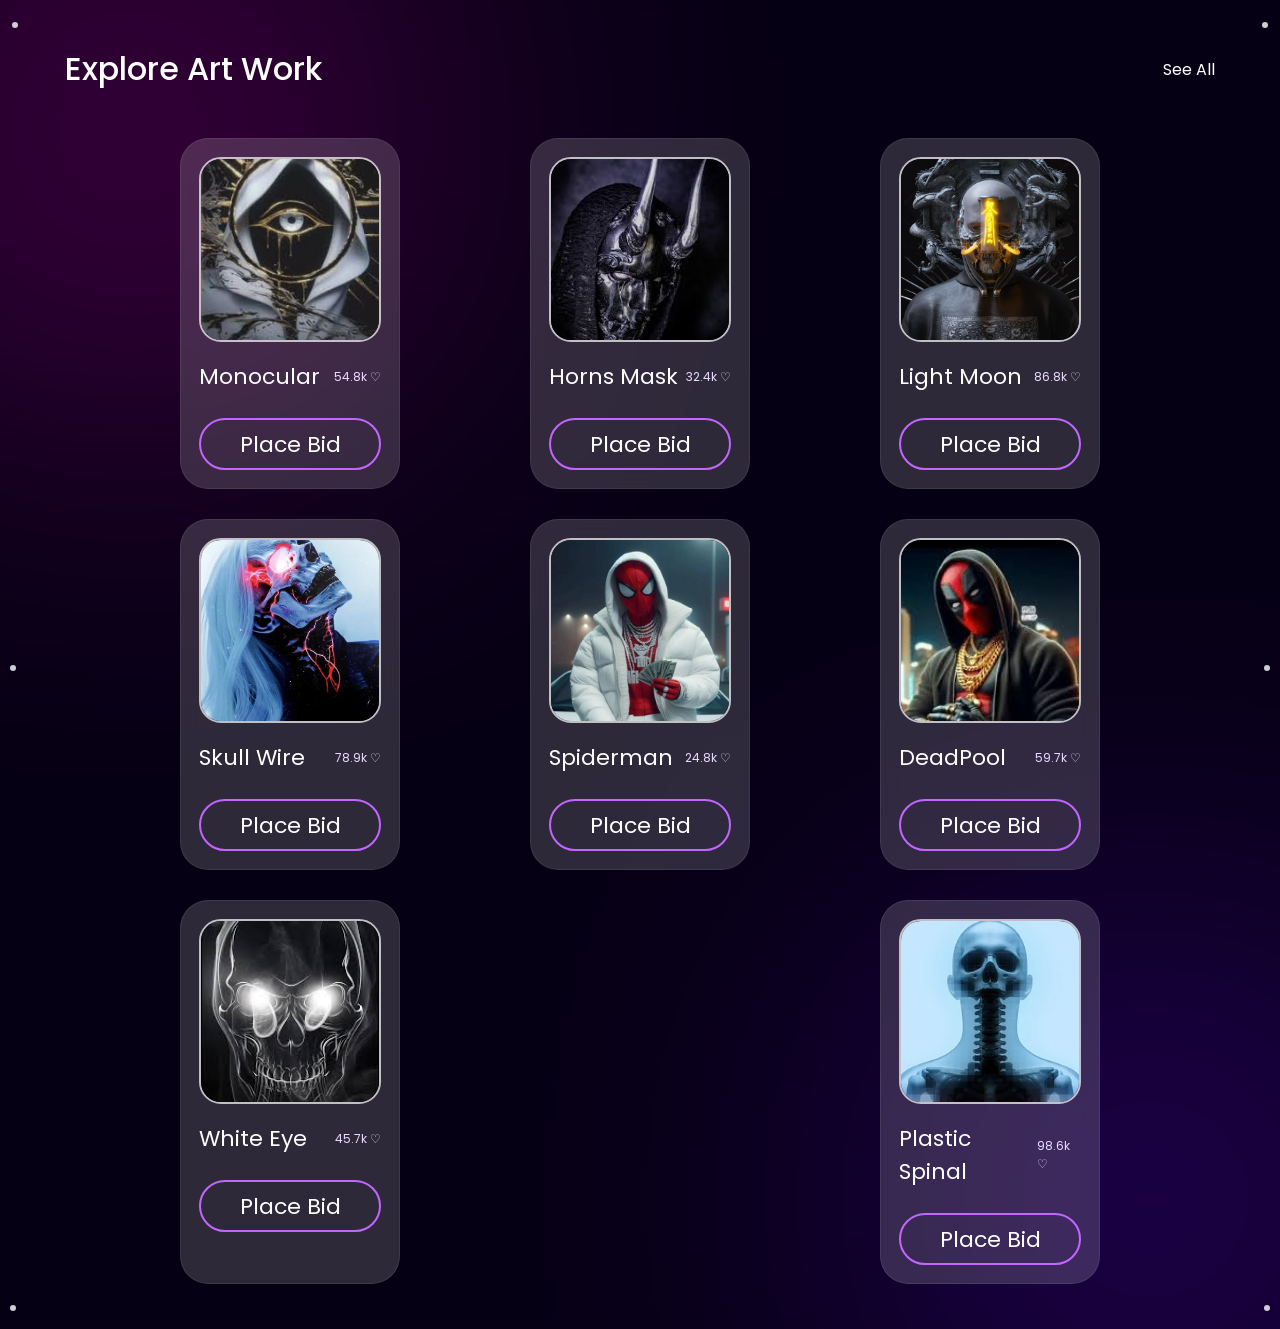
<file: easy/index.html>
<!DOCTYPE html>
<html lang="en">
<head>
  <meta charset="UTF-8" />
  <meta name="viewport" content="width=device-width, initial-scale=1.0"/>
  <title>Explore Art Work</title>

  <!-- Google Font -->
  <link rel="preconnect" href="https://fonts.googleapis.com">
  <link rel="preconnect" href="https://fonts.gstatic.com" crossorigin>

  <link href="https://fonts.googleapis.com/css2?family=Poppins:wght@300;400;500;600&display=swap" rel="stylesheet">

  <link rel="stylesheet" href="style.css">
</head>
<body>

  <div class="main">

    <!-- Small Dots -->
    <span class="dot top-left"></span>
    <span class="dot top-right"></span>
    <span class="dot mid-left"></span>
    <span class="dot mid-right"></span>
    <span class="dot bottom-left"></span>
    <span class="dot bottom-right"></span>

    <!-- Heading -->
    <div class="heading">
      <h2>Explore Art Work</h2>
      <a href="#">See All</a>
    </div>

    <!-- Cards -->
    <div class="cards">

      <div class="card">
        <div class="image-box">
          <img src="../images/h1.jpeg" alt="">
        </div>

        <div class="content">
          <div class="title-row">
            <h3>Monocular</h3>
            <p>54.8k ♡</p>
          </div>

          <button>Place Bid</button>
        </div>
      </div>

  
      <div class="card">
        <div class="image-box">
          <img src="../images/h2.jpeg" alt="">
        </div>

        <div class="content">
          <div class="title-row">
            <h3>Horns Mask</h3>
            <p>32.4k ♡</p>
          </div>

          <button>Place Bid</button>
        </div>
      </div>

      <div class="card">
        <div class="image-box">
          <img src="../images/h3.png" alt="">
        </div>

        <div class="content">
          <div class="title-row">
            <h3>Light Moon</h3>
            <p>86.8k ♡</p>
          </div>

          <button>Place Bid</button>
        </div>
      </div>

  
      <div class="card">
        <div class="image-box">
          <img src="../images/h4.jpg" alt="">
        </div>

        <div class="content">
          <div class="title-row">
            <h3>Skull Wire</h3>
            <p>78.9k ♡</p>
          </div>

          <button>Place Bid</button>
        </div>
      </div>


      <div class="card">
        <div class="image-box">
          <img src="../images/h5.jpg" alt="">
        </div>

        <div class="content">
          <div class="title-row">
            <h3>Spiderman</h3>
            <p>24.8k ♡</p>
          </div>

          <button>Place Bid</button>
        </div>
      </div>


      <div class="card">
        <div class="image-box">
          <img src="../images/h6.jpeg" alt="">
        </div>

        <div class="content">
          <div class="title-row">
            <h3>DeadPool</h3>
            <p>59.7k ♡</p>
          </div>

          <button>Place Bid</button>
        </div>
      </div>

  
      <div class="card">
        <div class="image-box">
          <img src="../images/h7.jpeg" alt="">
        </div>

        <div class="content">
          <div class="title-row">
            <h3>White Eye</h3>
            <p>45.7k ♡</p>
          </div>

          <button>Place Bid</button>
        </div>
      </div>

  
      <div class="card">
        <div class="image-box">
          <img src="../images/h8.jpg" alt="">
        </div>

        <div class="content">
          <div class="title-row">
            <h3>Plastic Spinal</h3>
            <p>98.6k ♡</p>
          </div>

          <button>Place Bid</button>
        </div>
      </div>

    </div>

  </div>

</body>
</html>
</file>
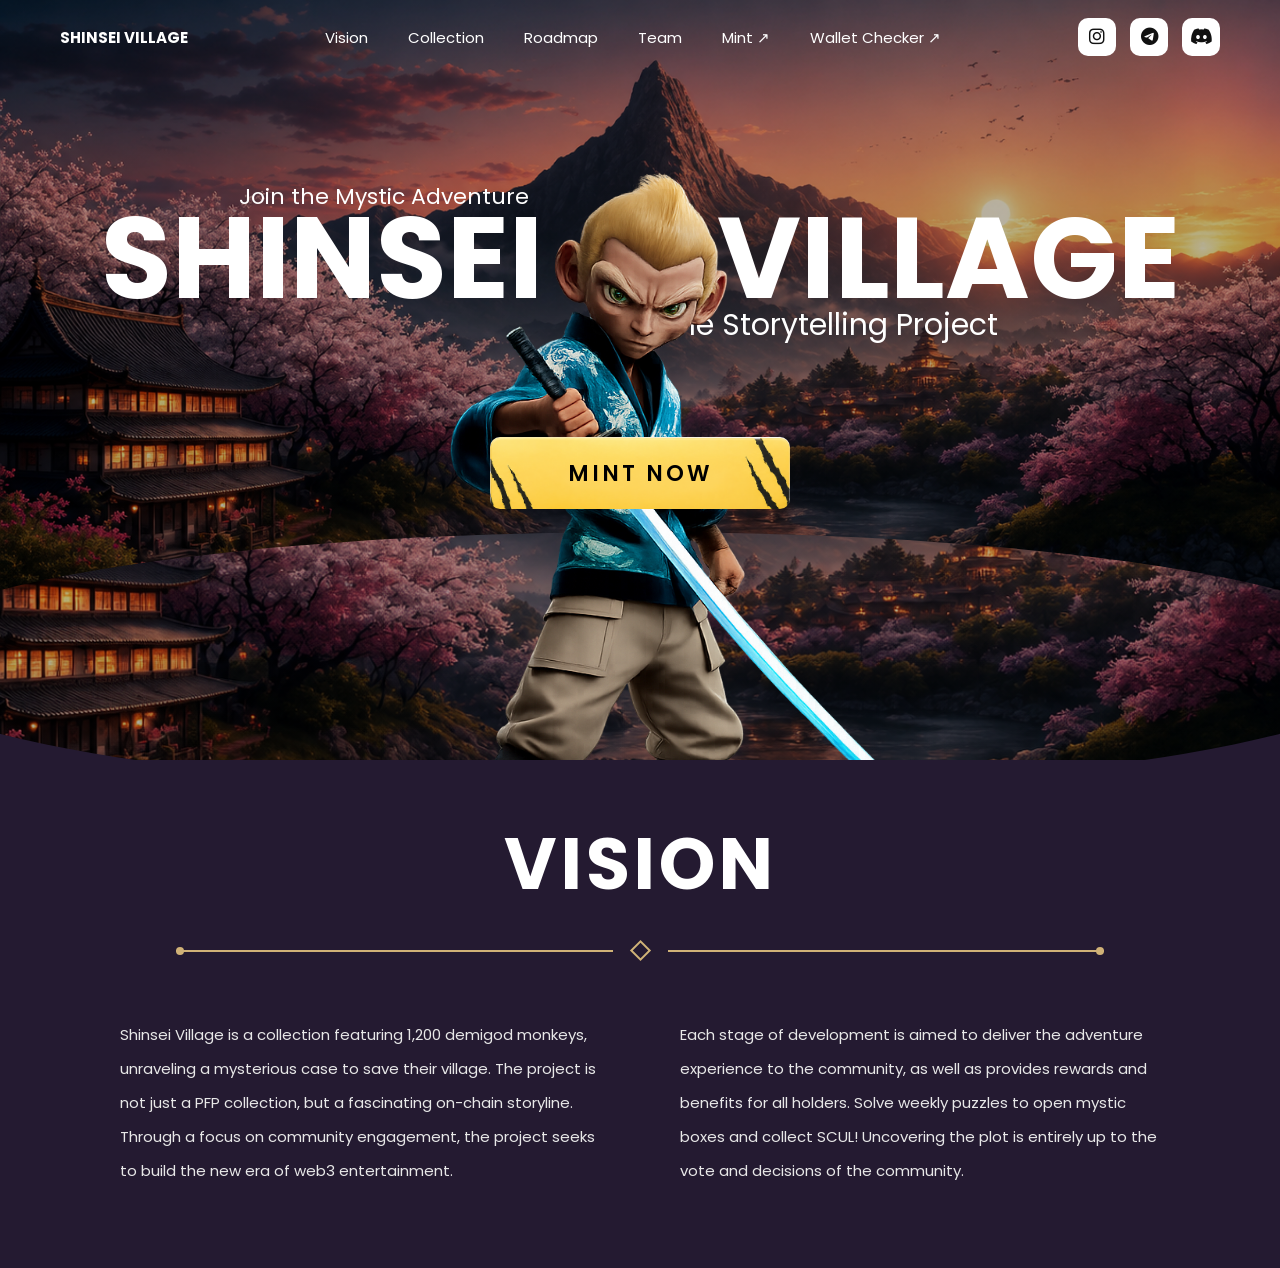
<file: medium/index.html>
<!DOCTYPE html>
<html lang="en">
<head>
  <meta charset="UTF-8" />
  <meta name="viewport" content="width=device-width, initial-scale=1.0"/>
  <title>Shinsei Village</title>

  <!-- Google Font -->
  <link rel="preconnect" href="https://fonts.googleapis.com">
  <link rel="preconnect" href="https://fonts.gstatic.com" crossorigin>

  <link href="https://fonts.googleapis.com/css2?family=Poppins:wght@300;400;500;600;700&display=swap" rel="stylesheet">

  <!-- Icons -->
  <link rel="stylesheet" href="https://cdnjs.cloudflare.com/ajax/libs/font-awesome/6.5.1/css/all.min.css"/>

  <link rel="stylesheet" href="style.css">
</head>
<body>

  <!-- HERO SECTION -->
  <section class="hero">

    <!-- NAVBAR -->
    <nav class="navbar">

      <div class="logo">
        SHINSEI VILLAGE
      </div>

      <ul class="nav-links">
        <li>Vision</li>
        <li>Collection</li>
        <li>Roadmap</li>
        <li>Team</li>
        <li>Mint ↗</li>
        <li>Wallet Checker ↗</li>
      </ul>

      <div class="social-icons">
        <i class="fa-brands fa-instagram"></i>
        <i class="fa-brands fa-telegram"></i>
        <i class="fa-brands fa-discord"></i>
      </div>

    </nav>

    <!-- HERO CONTENT -->
    <div class="hero-content">

      <p>Join the Mystic Adventure</p>

      <h1>
        SHINSEI VILLAGE
      </h1>

      <h3>Genuine Storytelling Project</h3>

      

    </div>

    <div class="button">
      <button>MINT NOW</button>
    </div>

    <!-- CHARACTER -->
    <div class="character">
      <img src="../images/monkey.png" alt="">
    </div>

    <!-- CURVE -->
    <div class="curve"></div>

  </section>

  <!-- VISION SECTION -->
  <section class="vision">

    <h2>VISION</h2>

    <div class="line-box">
      <span></span>
      <div class="diamond"></div>
      <span></span>
    </div>

    <div class="vision-content">

      <p>
        Shinsei Village is a collection featuring 1,200 demigod monkeys,
        unraveling a mysterious case to save their village. The project is
        not just a PFP collection, but a fascinating on-chain storyline.
        Through a focus on community engagement, the project seeks
        to build the new era of web3 entertainment.
      </p>

      <p>
        Each stage of development is aimed to deliver the adventure
        experience to the community, as well as provides rewards
        and benefits for all holders. Solve weekly puzzles to open
        mystic boxes and collect SCUL! Uncovering the plot is
        entirely up to the vote and decisions of the community.
      </p>

    </div>

  </section>

</body>
</html>
</file>
<file: easy/style.css>
*{
    margin:0;
    padding:0;
    box-sizing:border-box;
    font-family:'Poppins', sans-serif;
}

body{
    width:100%;
    min-height:100vh;
    background:#060014;
    overflow-x:hidden;
}

.main{
    width:100%;
    min-height:100vh;
    padding:45px 65px;
    position:relative;
    overflow:hidden;
}

/* BACKGROUND GLOW */

.main::before{
    content:"";
    position:absolute;
    width:500px;
    height:500px;
    background:#ff00d4;
    border-radius:50%;
    top:-120px;
    left:-120px;
    filter:blur(180px);
    opacity:.35;
}

.main::after{
    content:"";
    position:absolute;
    width:500px;
    height:500px;
    background:#6f00ff;
    border-radius:50%;
    bottom:-120px;
    right:-120px;
    filter:blur(180px);
    opacity:.4;
}

/* SMALL DOTS */

.dot{
    position:absolute;
    width:6px;
    height:6px;
    background:#fff;
    border-radius:50%;
    opacity:.8;
    z-index:2;
}

.top-left{
    top:22px;
    left:12px;
}

.top-right{
    top:22px;
    right:12px;
}

.mid-left{
    top:50%;
    left:10px;
}

.mid-right{
    top:50%;
    right:10px;
}

.bottom-left{
    bottom:18px;
    left:10px;
}

.bottom-right{
    bottom:18px;
    right:10px;
}

/* HEADING */

.heading{
    width:100%;
    display:flex;
    align-items:center;
    justify-content:space-between;
    margin-bottom:45px;
    position:relative;
    z-index:5;
}

.heading h2{
    color:#fff;
    font-size:32px;
    font-weight:500;
}

.heading a{
    text-decoration:none;
    color:#fff;
    font-size:16px;
}

/* CARDS GRID */

.cards{
    width:100%;
    display:flex;
    flex-wrap:wrap;
    gap:30px;
    justify-content:space-between;
    position:relative;
    z-index:5;
    padding: 0% 10%;
}

.card{
    width:19%;
    min-width:220px;
    background:rgba(255,255,255,0.16);
    border:1px solid rgba(255,255,255,0.08);
    border-radius:28px;
    padding:18px;
    backdrop-filter:blur(12px);
    position:relative;
    transition:.3s;
}

.card:hover{
    transform:translateY(-8px);
}

/* IMAGE */

.image-box{
    width:100%;
    height:185px;
    border-radius:22px;
    overflow:hidden;
    border:2px solid rgba(255,255,255,0.7);
}

.image-box img{
    width:100%;
    height:100%;
    object-fit:cover;
}

/* CONTENT */

.content{
    margin-top:18px;
}

.title-row{
    display:flex;
    align-items:center;
    justify-content:space-between;
    margin-bottom:25px;
}

.title-row h3{
    color:#fff;
    font-size:22px;
    font-weight:400;
}

.title-row p{
    color:#e9d9ff;
    font-size:12px;
}

/* BUTTON */

button{
    width:100%;
    height:52px;
    border-radius:35px;
    border:2px solid #c266ff;
    background:transparent;
    color:#fff;
    font-size:22px;
    cursor:pointer;
    transition:.3s;
}

button:hover{
    background:#b14cff;
}
</file>
<file: medium/style.css>
*{
    margin:0;
    padding:0;
    box-sizing:border-box;
    font-family:'Poppins', sans-serif;
}

body{
    background:#241a31;
    overflow-x:hidden;
    color:white;
}

/* HERO SECTION */

.hero{
    width:100%;
    height:760px;
    background:
    linear-gradient(rgba(0,0,0,0.25), rgba(0,0,0,0.35)),
    url("../images/bg.jpg");
    background-size:cover;
    background-position:center;
    position:relative;
    overflow:hidden;
}

/* NAVBAR */

.navbar{
    width:100%;
    padding:18px 60px;
    display:flex;
    align-items:center;
    justify-content:space-between;
    position:relative;
    z-index:100;
}

.logo{
    font-size:15px;
    font-weight:700;
    color:#fff;
}

.nav-links{
    display:flex;
    align-items:center;
    gap:40px;
    list-style:none;
}

.nav-links li{
    font-size:15px;
    color:#fff;
    cursor:pointer;
}

.social-icons{
    display:flex;
    align-items:center;
    gap:14px;
}

.social-icons i{
    width:38px;
    height:38px;
    background:#fff;
    border-radius:10px;
    display:flex;
    align-items:center;
    justify-content:center;
    color:#111;
    font-size:18px;
}

/* HERO CONTENT */

.hero{
    width:100%;
    height:760px;
    background:
    linear-gradient(rgba(0,0,0,0.25), rgba(0,0,0,0.35)),
    url("../images/bg.png");
    background-size:cover;
    background-position:top;
    position:relative;
    /* overflow:hidden; */
    /* z-index: 9999; */
}

.hero-content{
    width:100%;
    position:absolute;
    top:150px;
    left:50%;
    transform:translateX(-50%);
    text-align:center;
}

.hero-content h1,
.hero-content h3,
.hero-content p{
    position:relative;
    z-index:1;
}

.hero-content p{
    font-size:22px;
    color:#fff;
    margin-bottom:20px;
    left:-20%;
    top:30px;
}

.hero-content h1{
    font-size:115px;
    line-height:110px;
    font-weight:700;
    color:#fff;
    word-spacing: 150px;
    width: 100%;
}

.hero-content h3{
    font-size:30px;
    font-weight:400;
    color:#fff;
    margin-top:-10px;
    text-align: right;
    width: 78%;
}

/* BUTTON */
.button{
    width:100%;
    position:absolute;
    top:52%;
    left:50%;
    transform:translateX(-50%);
    text-align:center;
    z-index: 1000;
}

.button button{
    width:300px;
    height:72px;
    background-image: url("../images/buttonbg.png");
    background-size: 100%;
    border:none;
    border-radius: 10px;
    margin-top:42px;
    font-size:22px;
    font-weight:600;
    letter-spacing:3px;
    position:relative;
    cursor:pointer;
    z-index: 1000;
}

.hero-content button::before{
    content:"";
    position:absolute;
    left:0;
    top:0;
    width:20px;
    height:100%;
    background:#111;
    clip-path:polygon(0 0,100% 15%,70% 100%,0% 100%);
}

.hero-content button::after{
    content:"";
    position:absolute;
    right:0;
    top:0;
    width:20px;
    height:100%;
    background:#111;
    clip-path:polygon(30% 0,100% 0,100% 100%,0 85%);
}

/* CHARACTER */


.character{
    position:absolute;
    left:50%;
    top:15%;
    transform:translateX(-50%);
    z-index:999;
    pointer-events:none;
}

.character img{
    width:500px;
    height: 800px;
    display:block;
    object-fit:cover;
    z-index: 9999;
}

/* CURVE */

.curve{
    position:absolute;
    left:-10%;
    /* bottom:-150px; */
    top: 70%;
    width:120%;
    height:260px;
    background:
    linear-gradient(rgba(0,0,0,0.25), rgba(0,0,0,0.35)),
    url("../images/bg.png");
    background-size:cover;
    background-position: 0% 46.5%;
    /* background:#241a31; */
    border-radius:50%;
    z-index:99;
    
}

/* VISION */

.vision{
    width:100%;
    background:#241a31;
    padding:80px 120px;
    margin-top:-30px;
    position:relative;
    z-index:9;
}

.vision h2{
    text-align:center;
    font-size:72px;
    letter-spacing:4px;
    margin-bottom:25px;
}

/* LINE */

.line-box{
    width:100%;
    display:flex;
    align-items:center;
    justify-content:center;
    gap:20px;
    margin-bottom:60px;
}

.line-box span{
    width:42%;
    height:2px;
    background:#d0b277;
    position:relative;
}

.line-box span::before{
    content:"";
    position:absolute;
    width:8px;
    height:8px;
    border-radius:50%;
    background:#d0b277;
    top:50%;
    transform:translateY(-50%);
}

.line-box span:first-child::before{
    left:0;
}

.line-box span:last-child::before{
    right:0;
}

.diamond{
    width:15px;
    height:15px;
    border:2px solid #d0b277;
    transform:rotate(45deg);
}

/* CONTENT */

.vision-content{
    display:flex;
    justify-content:space-between;
    gap:80px;
}

.vision-content p{
    width:48%;
    line-height:34px;
    color:#e8e8e8;
    font-size:15px;
}
</file>
